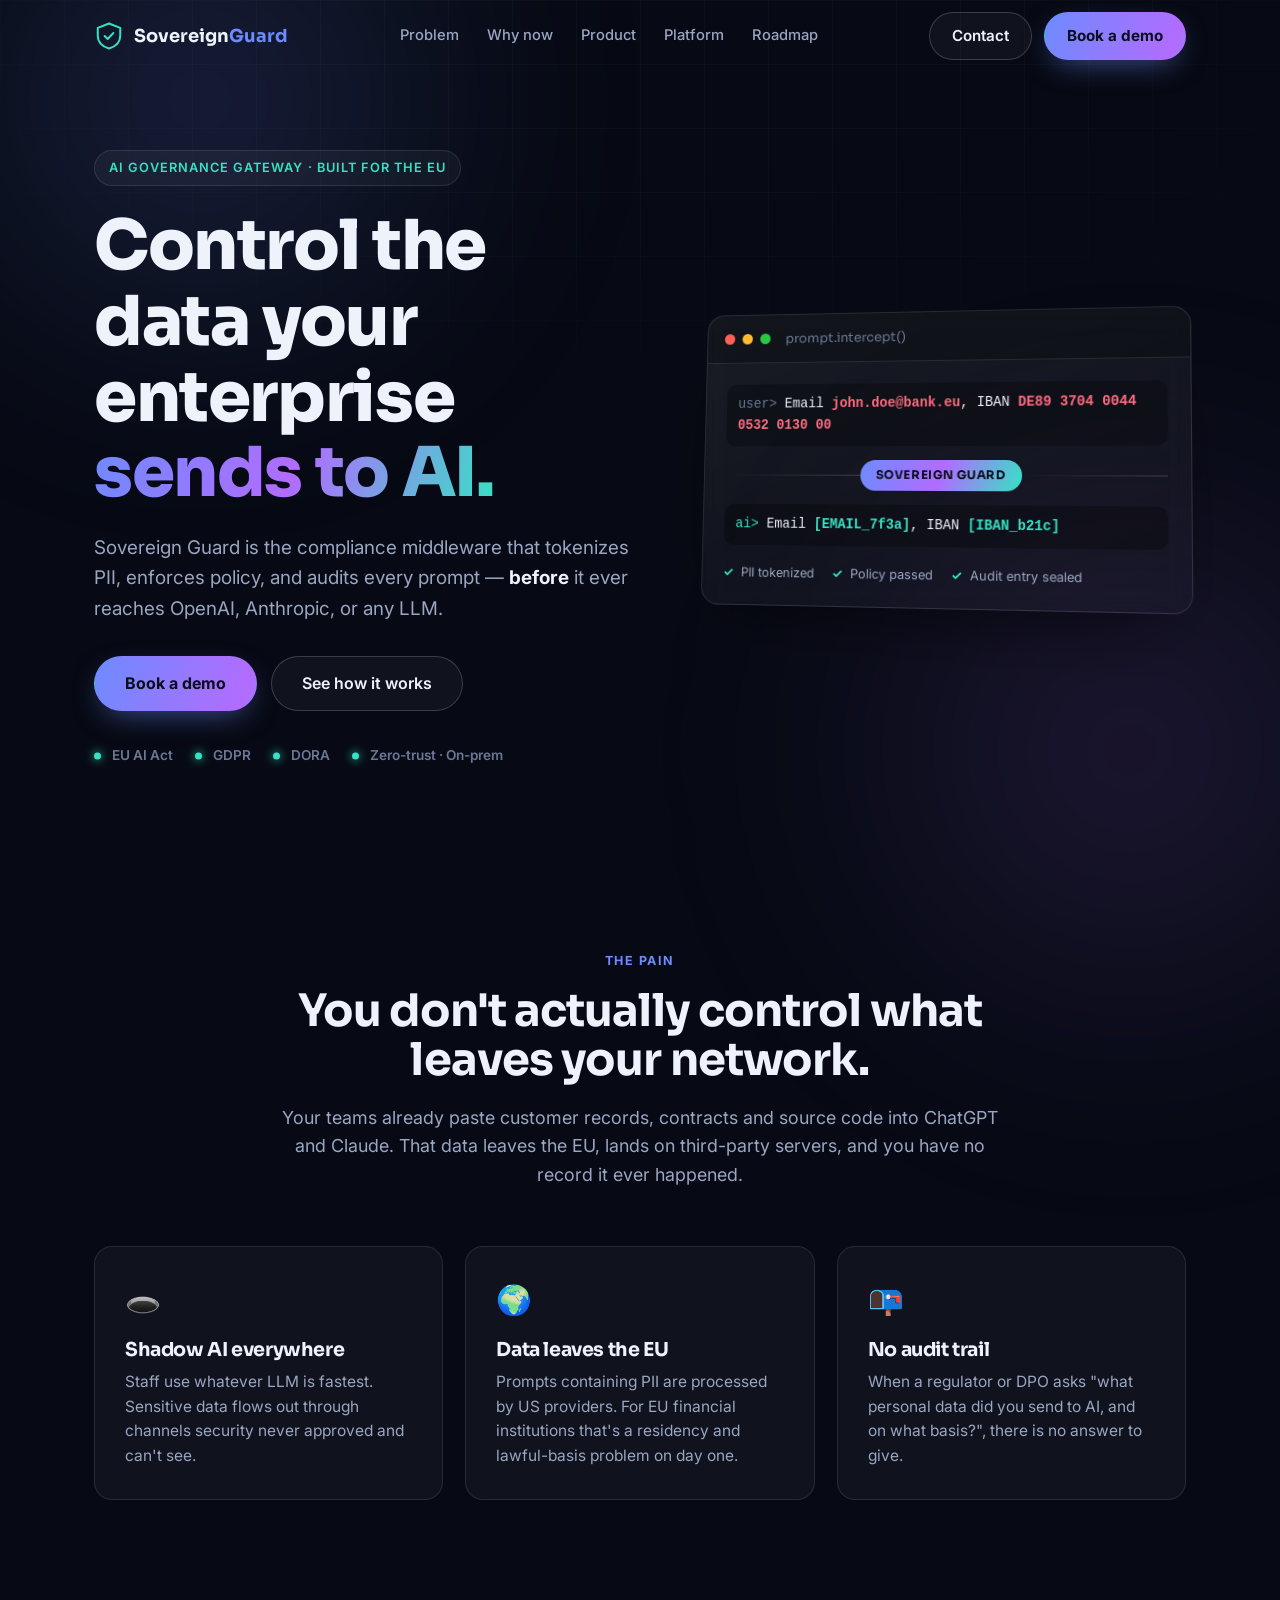
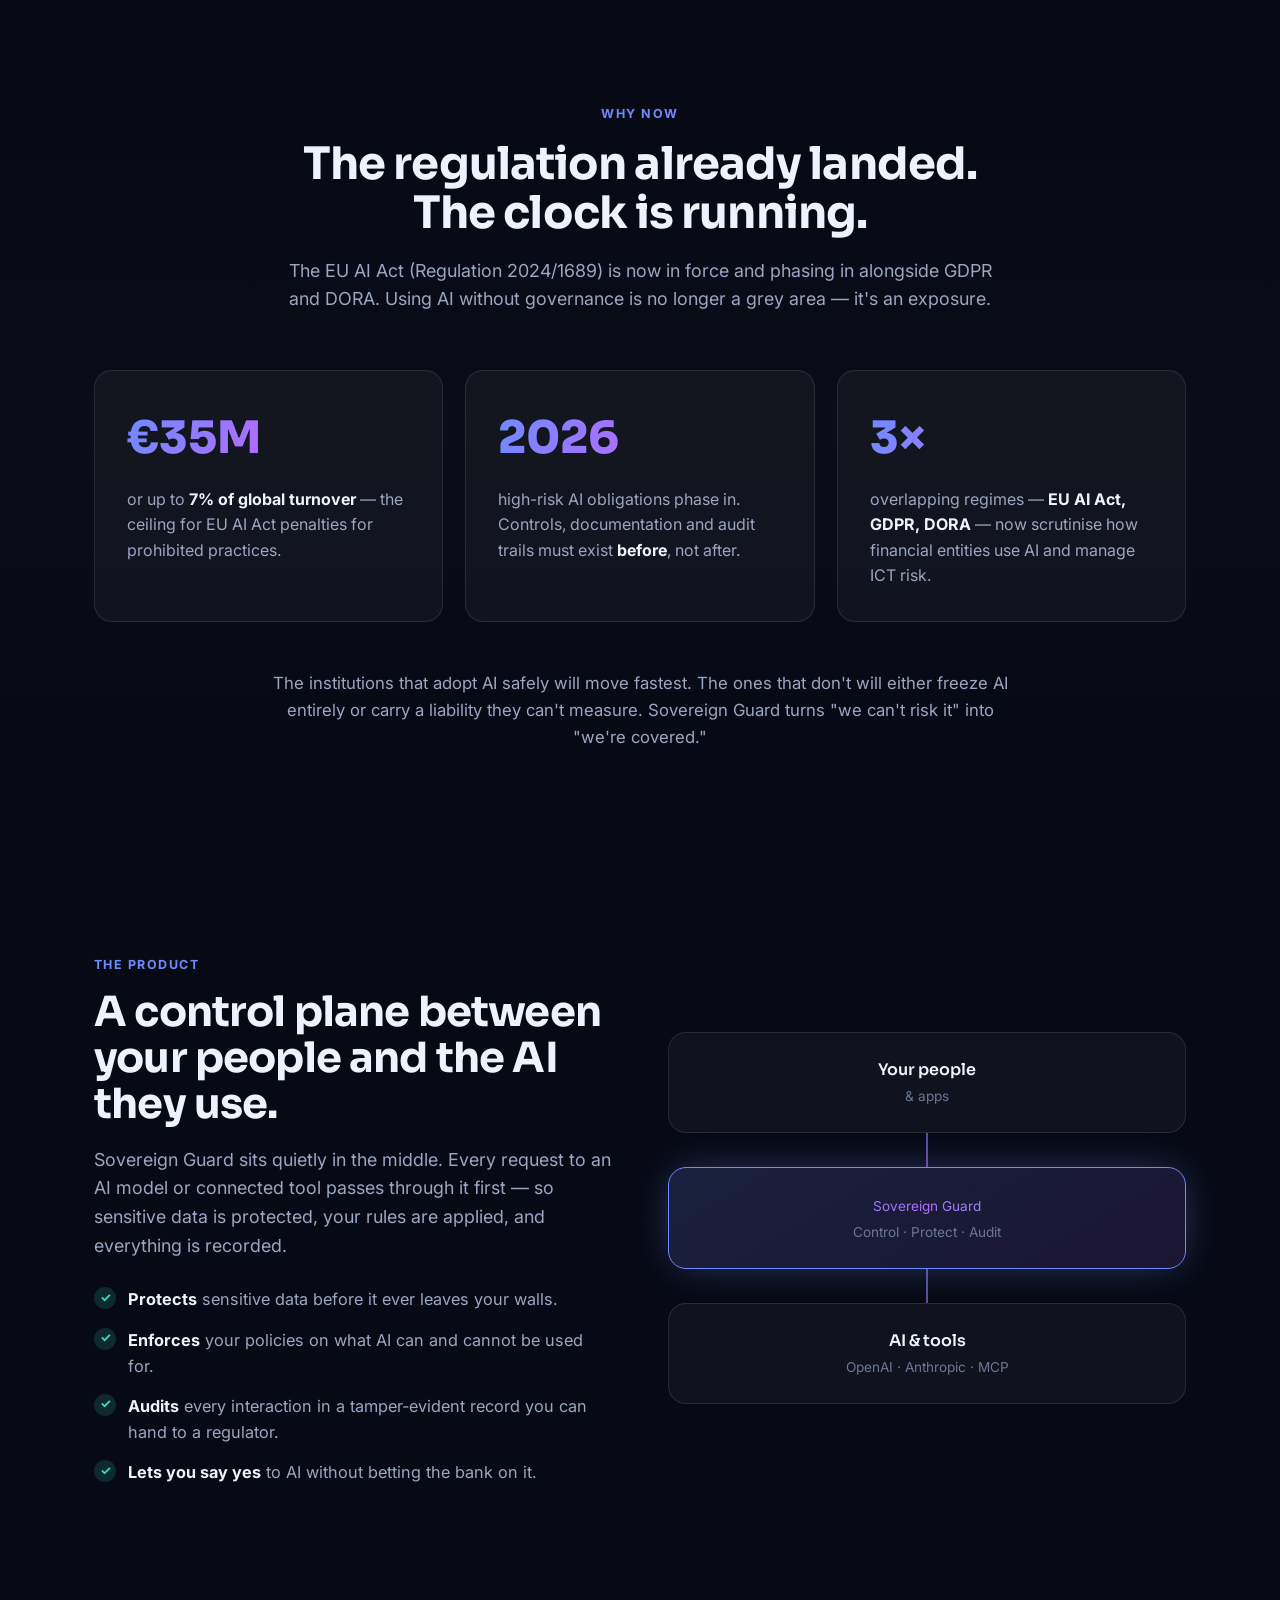
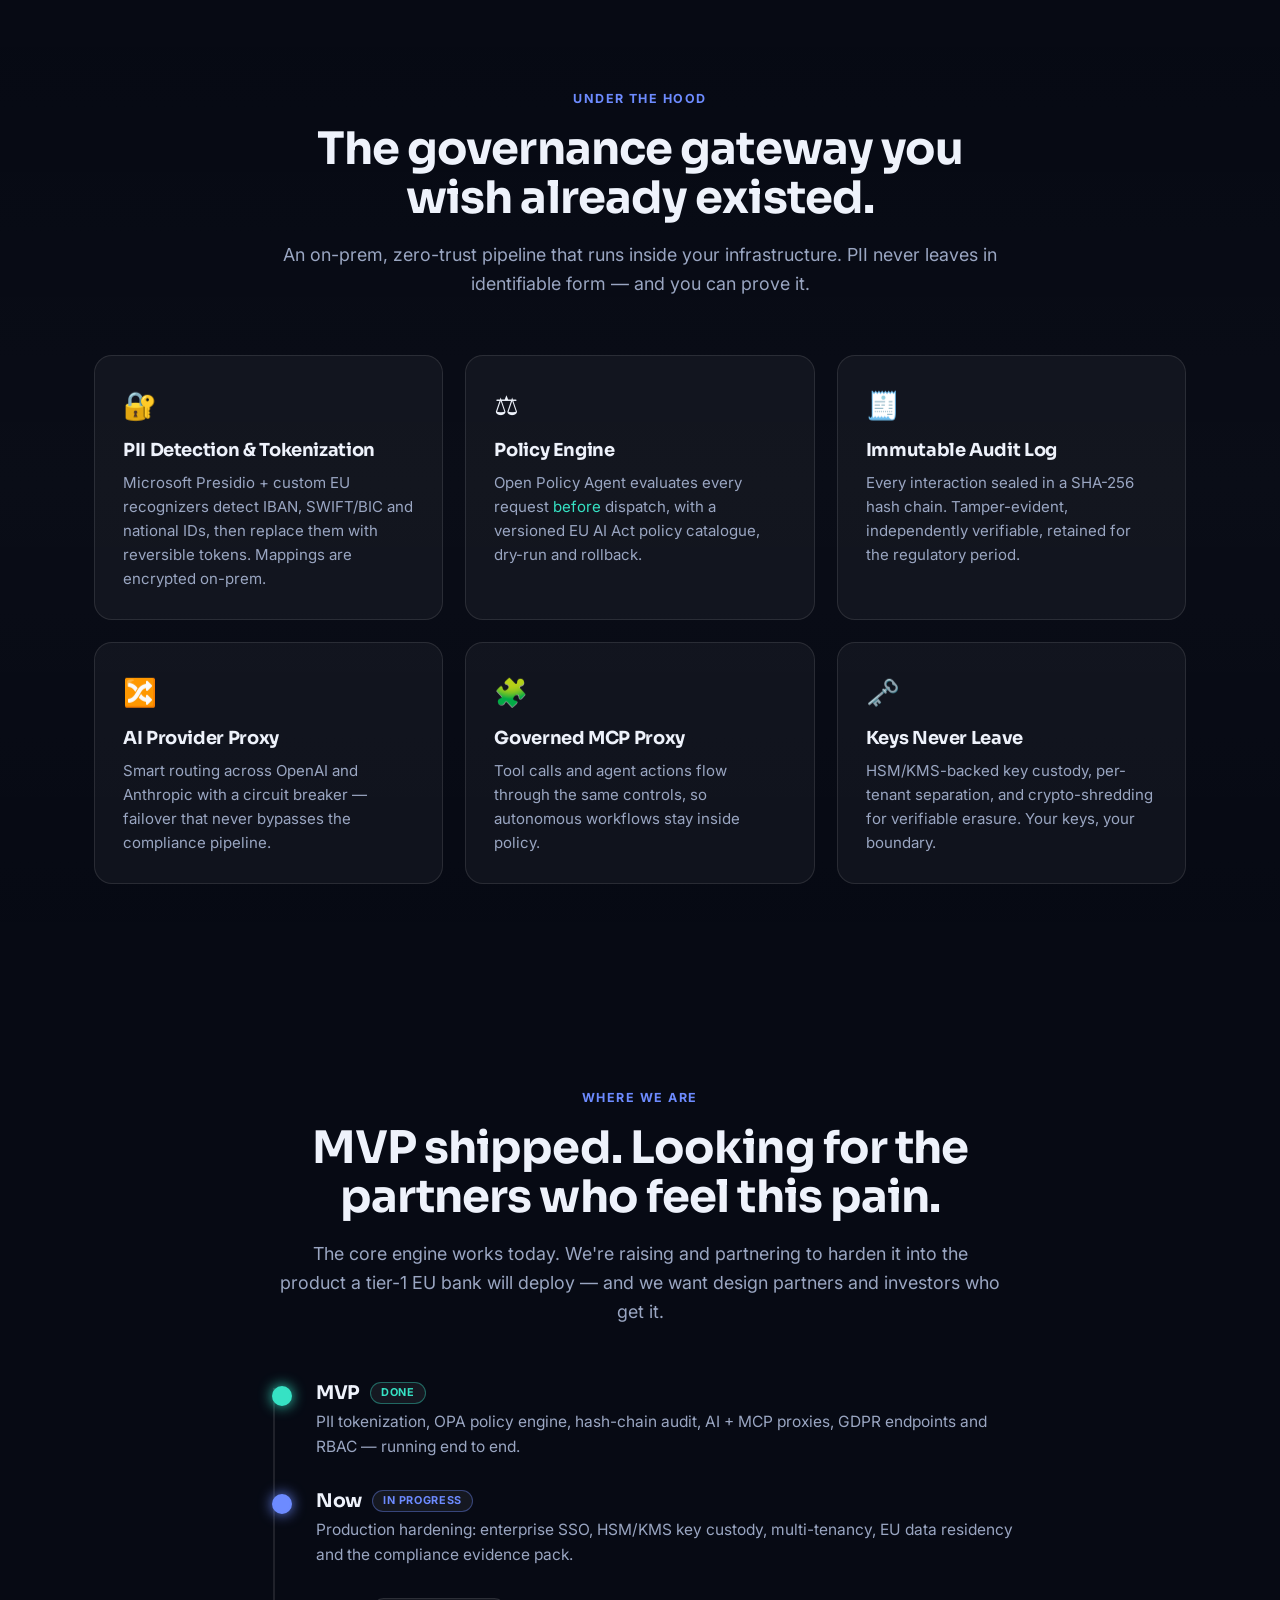
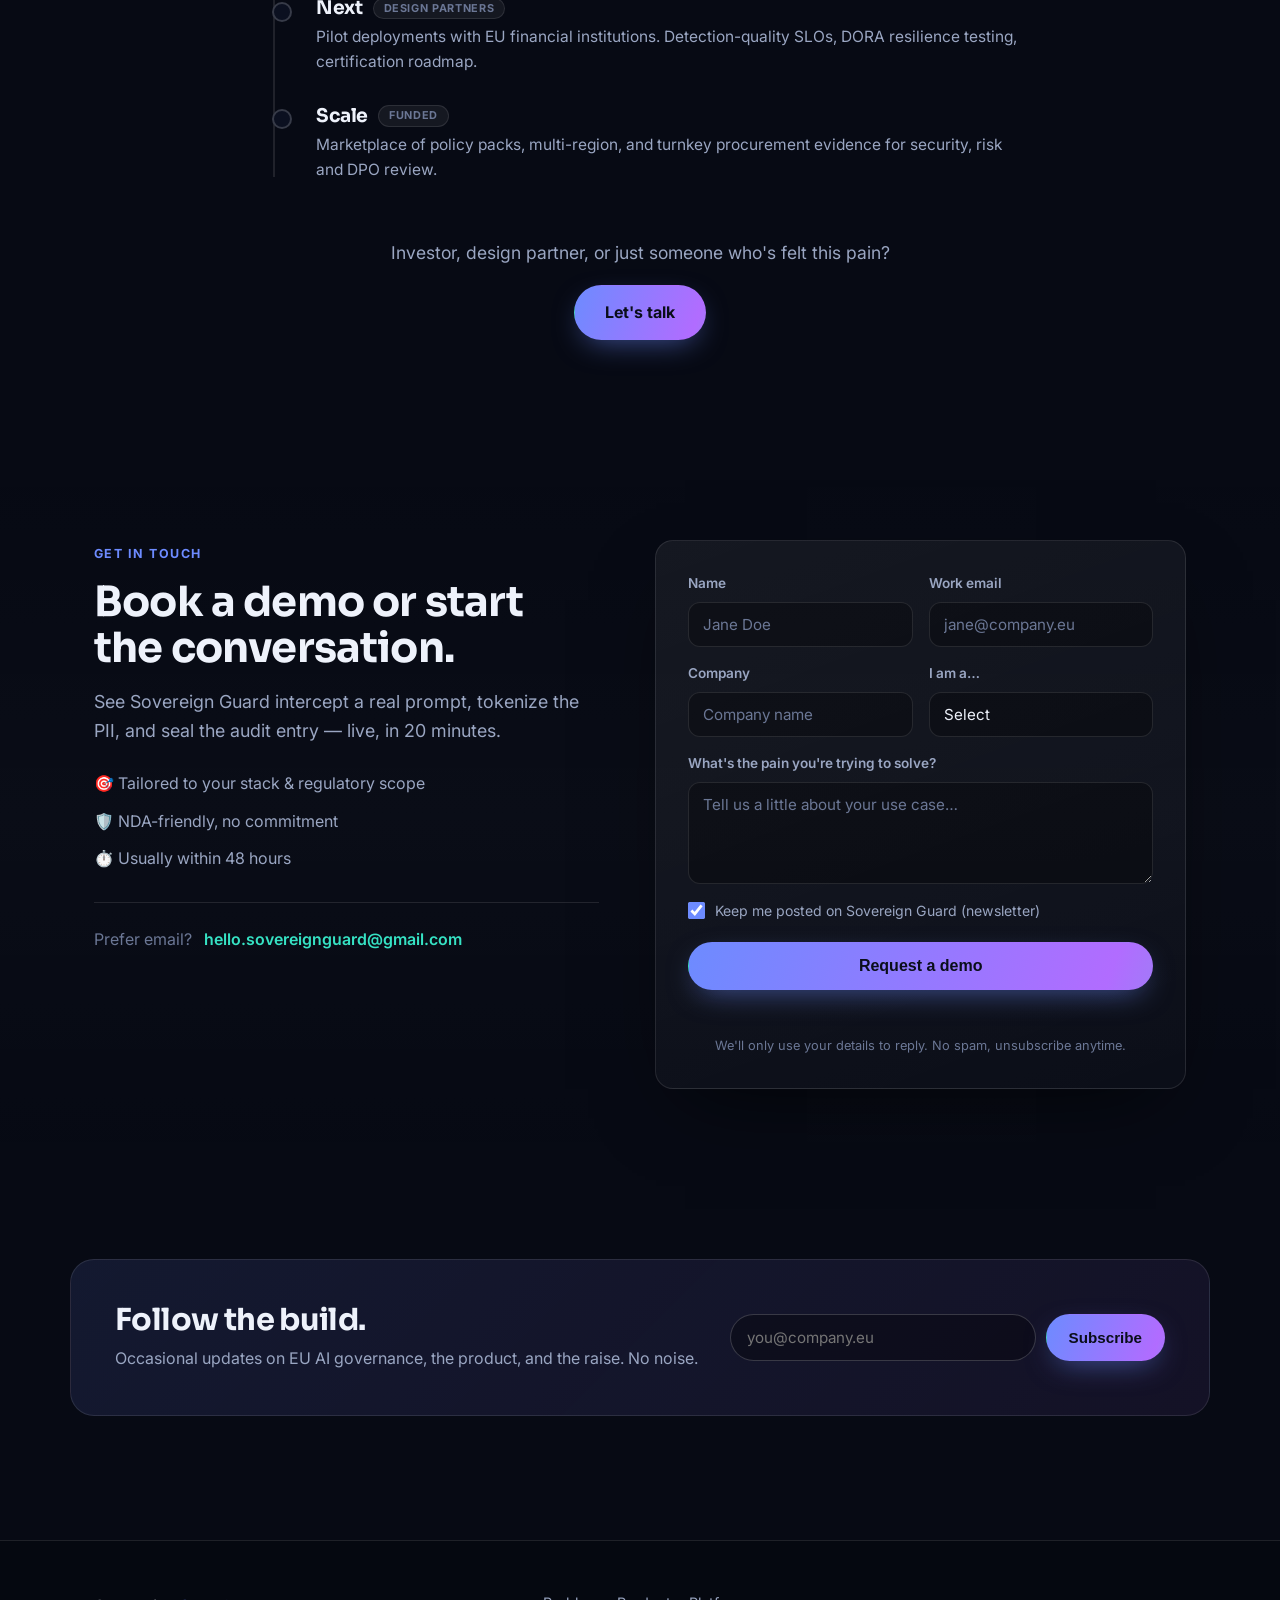
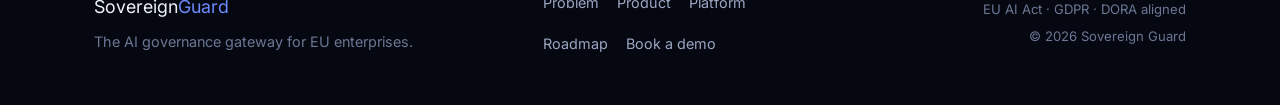
<file: index.html>
<!DOCTYPE html>
<html lang="en">
<head>
  <meta charset="UTF-8" />
  <meta name="viewport" content="width=device-width, initial-scale=1.0" />
  <title>Sovereign Guard — Control the data your enterprise sends to AI</title>
  <meta name="description" content="Sovereign Guard is the compliance middleware that tokenizes PII, enforces policy, and audits every prompt before it reaches OpenAI, Anthropic, or any LLM. Built for EU AI Act, GDPR and DORA." />

  <!-- Open Graph / social -->
  <meta property="og:type" content="website" />
  <meta property="og:title" content="Sovereign Guard — Control the data your enterprise sends to AI" />
  <meta property="og:description" content="The AI governance gateway for EU enterprises. Tokenize PII, enforce policy, audit every prompt — before it ever leaves your network." />
  <meta property="og:locale" content="en_GB" />
  <meta name="theme-color" content="#0a0e1a" />

  <link rel="preconnect" href="https://fonts.googleapis.com" />
  <link rel="preconnect" href="https://fonts.gstatic.com" crossorigin />
  <link href="https://fonts.googleapis.com/css2?family=Inter:wght@400;500;600;700;800&family=Sora:wght@600;700;800&display=swap" rel="stylesheet" />
  <link rel="stylesheet" href="styles.css" />
</head>
<body>
  <!-- Decorative background -->
  <div class="bg-grid" aria-hidden="true"></div>
  <div class="bg-glow bg-glow--1" aria-hidden="true"></div>
  <div class="bg-glow bg-glow--2" aria-hidden="true"></div>

  <!-- Navigation -->
  <header class="nav" id="nav">
    <div class="container nav__inner">
      <a href="#top" class="brand" aria-label="Sovereign Guard home">
        <span class="brand__mark" aria-hidden="true">
          <svg viewBox="0 0 24 24" fill="none" xmlns="http://www.w3.org/2000/svg">
            <path d="M12 2L3 5.5v6.2c0 5 3.7 8.6 9 10.3 5.3-1.7 9-5.3 9-10.3V5.5L12 2z" stroke="currentColor" stroke-width="1.6" stroke-linejoin="round"/>
            <path d="M8.5 12l2.4 2.4 4.6-4.8" stroke="currentColor" stroke-width="1.6" stroke-linecap="round" stroke-linejoin="round"/>
          </svg>
        </span>
        <span class="brand__name">Sovereign<span>Guard</span></span>
      </a>

      <nav class="nav__links" aria-label="Primary">
        <a href="#problem">Problem</a>
        <a href="#why-now">Why now</a>
        <a href="#product">Product</a>
        <a href="#platform">Platform</a>
        <a href="#roadmap">Roadmap</a>
      </nav>

      <div class="nav__actions">
        <a href="#contact" class="btn btn--ghost">Contact</a>
        <a href="#demo" class="btn btn--primary">Book a demo</a>
      </div>

      <button class="nav__toggle" id="navToggle" aria-label="Toggle menu" aria-expanded="false">
        <span></span><span></span><span></span>
      </button>
    </div>
  </header>

  <main id="top">
    <!-- HERO -->
    <section class="hero">
      <div class="container hero__inner">
        <div class="hero__copy reveal">
          <span class="eyebrow">AI Governance Gateway · Built for the EU</span>
          <h1 class="hero__title">
            Control the data your enterprise<br />
            <span class="grad-text">sends to AI.</span>
          </h1>
          <p class="hero__sub">
            Sovereign Guard is the compliance middleware that tokenizes PII, enforces policy,
            and audits every prompt &mdash; <strong>before</strong> it ever reaches OpenAI,
            Anthropic, or any LLM.
          </p>
          <div class="hero__cta">
            <a href="#demo" class="btn btn--primary btn--lg">Book a demo</a>
            <a href="#product" class="btn btn--ghost btn--lg">See how it works</a>
          </div>
          <ul class="hero__trust">
            <li>EU AI Act</li>
            <li>GDPR</li>
            <li>DORA</li>
            <li>Zero-trust · On-prem</li>
          </ul>
        </div>

        <div class="hero__visual reveal" aria-hidden="true">
          <div class="flow-card">
            <div class="flow-card__head">
              <span class="dot dot--red"></span><span class="dot dot--amber"></span><span class="dot dot--green"></span>
              <span class="flow-card__title">prompt.intercept()</span>
            </div>
            <div class="flow-card__body">
              <p class="code-line"><span class="c-muted">user&gt;</span> Email <span class="c-pii">john.doe@bank.eu</span>, IBAN <span class="c-pii">DE89 3704 0044 0532 0130 00</span></p>
              <div class="flow-arrow"><span>Sovereign Guard</span></div>
              <p class="code-line"><span class="c-ok">ai&gt;</span> Email <span class="c-token">[EMAIL_7f3a]</span>, IBAN <span class="c-token">[IBAN_b21c]</span></p>
              <ul class="flow-checks">
                <li><span>✓</span> PII tokenized</li>
                <li><span>✓</span> Policy passed</li>
                <li><span>✓</span> Audit entry sealed</li>
              </ul>
            </div>
          </div>
        </div>
      </div>
    </section>

    <!-- PROBLEM -->
    <section class="section" id="problem">
      <div class="container">
        <div class="section__head reveal">
          <span class="kicker">The pain</span>
          <h2>You don't actually control what leaves your network.</h2>
          <p class="lead">
            Your teams already paste customer records, contracts and source code into ChatGPT and Claude.
            That data leaves the EU, lands on third-party servers, and you have no record it ever happened.
          </p>
        </div>
        <div class="grid grid--3">
          <article class="card reveal">
            <div class="card__icon">🕳️</div>
            <h3>Shadow AI everywhere</h3>
            <p>Staff use whatever LLM is fastest. Sensitive data flows out through channels security never approved and can't see.</p>
          </article>
          <article class="card reveal">
            <div class="card__icon">🌍</div>
            <h3>Data leaves the EU</h3>
            <p>Prompts containing PII are processed by US providers. For EU financial institutions that's a residency and lawful-basis problem on day one.</p>
          </article>
          <article class="card reveal">
            <div class="card__icon">📭</div>
            <h3>No audit trail</h3>
            <p>When a regulator or DPO asks "what personal data did you send to AI, and on what basis?", there is no answer to give.</p>
          </article>
        </div>
      </div>
    </section>

    <!-- WHY NOW -->
    <section class="section section--alt" id="why-now">
      <div class="container">
        <div class="section__head reveal">
          <span class="kicker">Why now</span>
          <h2>The regulation already landed. The clock is running.</h2>
          <p class="lead">
            The EU AI Act (Regulation 2024/1689) is now in force and phasing in alongside GDPR and DORA.
            Using AI without governance is no longer a grey area &mdash; it's an exposure.
          </p>
        </div>
        <div class="grid grid--3">
          <article class="stat-card reveal">
            <div class="stat-card__big">€35M</div>
            <p>or up to <strong>7% of global turnover</strong> &mdash; the ceiling for EU AI Act penalties for prohibited practices.</p>
          </article>
          <article class="stat-card reveal">
            <div class="stat-card__big">2026</div>
            <p>high-risk AI obligations phase in. Controls, documentation and audit trails must exist <strong>before</strong>, not after.</p>
          </article>
          <article class="stat-card reveal">
            <div class="stat-card__big">3×</div>
            <p>overlapping regimes &mdash; <strong>EU AI Act, GDPR, DORA</strong> &mdash; now scrutinise how financial entities use AI and manage ICT risk.</p>
          </article>
        </div>
        <p class="why-now__note reveal">
          The institutions that adopt AI safely will move fastest. The ones that don't will either freeze AI entirely or
          carry a liability they can't measure. Sovereign Guard turns "we can't risk it" into "we're covered."
        </p>
      </div>
    </section>

    <!-- PRODUCT (non-technical) -->
    <section class="section" id="product">
      <div class="container product__inner">
        <div class="product__copy reveal">
          <span class="kicker">The product</span>
          <h2>A control plane between your people and the AI they use.</h2>
          <p class="lead">
            Sovereign Guard sits quietly in the middle. Every request to an AI model or connected tool
            passes through it first &mdash; so sensitive data is protected, your rules are applied, and
            everything is recorded.
          </p>
          <ul class="checklist">
            <li><strong>Protects</strong> sensitive data before it ever leaves your walls.</li>
            <li><strong>Enforces</strong> your policies on what AI can and cannot be used for.</li>
            <li><strong>Audits</strong> every interaction in a tamper-evident record you can hand to a regulator.</li>
            <li><strong>Lets you say yes</strong> to AI without betting the bank on it.</li>
          </ul>
        </div>
        <div class="product__diagram reveal" aria-hidden="true">
          <div class="diagram">
            <div class="diagram__node diagram__node--people">Your people<br/><span>& apps</span></div>
            <div class="diagram__pipe"></div>
            <div class="diagram__node diagram__node--core">
              <span class="diagram__badge">Sovereign Guard</span>
              <small>Control · Protect · Audit</small>
            </div>
            <div class="diagram__pipe"></div>
            <div class="diagram__node diagram__node--ai">AI & tools<br/><span>OpenAI · Anthropic · MCP</span></div>
          </div>
        </div>
      </div>
    </section>

    <!-- PLATFORM (technical) -->
    <section class="section section--alt" id="platform">
      <div class="container">
        <div class="section__head reveal">
          <span class="kicker">Under the hood</span>
          <h2>The governance gateway you wish already existed.</h2>
          <p class="lead">
            An on-prem, zero-trust pipeline that runs inside your infrastructure. PII never leaves in
            identifiable form &mdash; and you can prove it.
          </p>
        </div>
        <div class="grid grid--3 features">
          <article class="feature reveal">
            <div class="feature__icon">🔐</div>
            <h3>PII Detection &amp; Tokenization</h3>
            <p>Microsoft Presidio + custom EU recognizers detect IBAN, SWIFT/BIC and national IDs, then replace them with reversible tokens. Mappings are encrypted on-prem.</p>
          </article>
          <article class="feature reveal">
            <div class="feature__icon">⚖️</div>
            <h3>Policy Engine</h3>
            <p>Open Policy Agent evaluates every request <em>before</em> dispatch, with a versioned EU AI Act policy catalogue, dry-run and rollback.</p>
          </article>
          <article class="feature reveal">
            <div class="feature__icon">🧾</div>
            <h3>Immutable Audit Log</h3>
            <p>Every interaction sealed in a SHA-256 hash chain. Tamper-evident, independently verifiable, retained for the regulatory period.</p>
          </article>
          <article class="feature reveal">
            <div class="feature__icon">🔀</div>
            <h3>AI Provider Proxy</h3>
            <p>Smart routing across OpenAI and Anthropic with a circuit breaker &mdash; failover that never bypasses the compliance pipeline.</p>
          </article>
          <article class="feature reveal">
            <div class="feature__icon">🧩</div>
            <h3>Governed MCP Proxy</h3>
            <p>Tool calls and agent actions flow through the same controls, so autonomous workflows stay inside policy.</p>
          </article>
          <article class="feature reveal">
            <div class="feature__icon">🗝️</div>
            <h3>Keys Never Leave</h3>
            <p>HSM/KMS-backed key custody, per-tenant separation, and crypto-shredding for verifiable erasure. Your keys, your boundary.</p>
          </article>
        </div>
      </div>
    </section>

    <!-- ROADMAP -->
    <section class="section" id="roadmap">
      <div class="container">
        <div class="section__head reveal">
          <span class="kicker">Where we are</span>
          <h2>MVP shipped. Looking for the partners who feel this pain.</h2>
          <p class="lead">
            The core engine works today. We're raising and partnering to harden it into the product a
            tier-1 EU bank will deploy &mdash; and we want design partners and investors who get it.
          </p>
        </div>
        <ol class="timeline reveal">
          <li class="timeline__item is-done">
            <span class="timeline__dot"></span>
            <div>
              <h4>MVP <span class="tag tag--done">Done</span></h4>
              <p>PII tokenization, OPA policy engine, hash-chain audit, AI + MCP proxies, GDPR endpoints and RBAC &mdash; running end to end.</p>
            </div>
          </li>
          <li class="timeline__item is-current">
            <span class="timeline__dot"></span>
            <div>
              <h4>Now <span class="tag tag--now">In progress</span></h4>
              <p>Production hardening: enterprise SSO, HSM/KMS key custody, multi-tenancy, EU data residency and the compliance evidence pack.</p>
            </div>
          </li>
          <li class="timeline__item">
            <span class="timeline__dot"></span>
            <div>
              <h4>Next <span class="tag">Design partners</span></h4>
              <p>Pilot deployments with EU financial institutions. Detection-quality SLOs, DORA resilience testing, certification roadmap.</p>
            </div>
          </li>
          <li class="timeline__item">
            <span class="timeline__dot"></span>
            <div>
              <h4>Scale <span class="tag">Funded</span></h4>
              <p>Marketplace of policy packs, multi-region, and turnkey procurement evidence for security, risk and DPO review.</p>
            </div>
          </li>
        </ol>
        <div class="roadmap__cta reveal">
          <p>Investor, design partner, or just someone who's felt this pain?</p>
          <a href="#demo" class="btn btn--primary btn--lg">Let's talk</a>
        </div>
      </div>
    </section>

    <!-- DEMO + CONTACT -->
    <section class="section section--alt" id="demo">
      <div class="container contact__inner">
        <div class="contact__copy reveal">
          <span class="kicker">Get in touch</span>
          <h2>Book a demo or start the conversation.</h2>
          <p class="lead">
            See Sovereign Guard intercept a real prompt, tokenize the PII, and seal the audit entry &mdash;
            live, in 20 minutes.
          </p>
          <ul class="contact__points">
            <li>🎯 Tailored to your stack &amp; regulatory scope</li>
            <li>🛡️ NDA-friendly, no commitment</li>
            <li>⏱️ Usually within 48 hours</li>
          </ul>
          <div class="contact__direct">
            <span>Prefer email?</span>
            <a href="mailto:hello@sovereignguard.eu">hello.sovereignguard@gmail.com</a>
          </div>
        </div>

        <div class="contact__card reveal">
          <form id="contactForm" class="form" novalidate>
            <div class="form__row">
              <div class="field">
                <label for="name">Name</label>
                <input type="text" id="name" name="name" autocomplete="name" required placeholder="Jane Doe" />
              </div>
              <div class="field">
                <label for="email">Work email</label>
                <input type="email" id="email" name="email" autocomplete="email" required placeholder="jane@company.eu" />
              </div>
            </div>
            <div class="form__row">
              <div class="field">
                <label for="company">Company</label>
                <input type="text" id="company" name="company" autocomplete="organization" placeholder="Company name" />
              </div>
              <div class="field">
                <label for="role">I am a…</label>
                <select id="role" name="role">
                  <option value="">Select</option>
                  <option>Investor</option>
                  <option>DPO / Compliance</option>
                  <option>Security / Risk</option>
                  <option>Founder / Engineering</option>
                  <option>Other</option>
                </select>
              </div>
            </div>
            <div class="field">
              <label for="message">What's the pain you're trying to solve?</label>
              <textarea id="message" name="message" rows="4" placeholder="Tell us a little about your use case…"></textarea>
            </div>
            <label class="checkbox">
              <input type="checkbox" id="newsletter" name="newsletter" checked />
              <span>Keep me posted on Sovereign Guard (newsletter)</span>
            </label>
            <button type="submit" class="btn btn--primary btn--block btn--lg" id="contactSubmit">Request a demo</button>
            <p class="form__status" id="contactStatus" role="status" aria-live="polite"></p>
            <p class="form__fineprint">We'll only use your details to reply. No spam, unsubscribe anytime.</p>
          </form>
        </div>
      </div>
    </section>

    <!-- NEWSLETTER -->
    <section class="newsletter" id="newsletter">
      <div class="container newsletter__inner reveal">
        <div>
          <h2>Follow the build.</h2>
          <p>Occasional updates on EU AI governance, the product, and the raise. No noise.</p>
        </div>
        <form id="newsletterForm" class="newsletter__form" novalidate>
          <input type="email" id="newsletterEmail" name="email" required placeholder="you@company.eu" aria-label="Email address" />
          <button type="submit" class="btn btn--primary">Subscribe</button>
        </form>
      </div>
      <p class="newsletter__status" id="newsletterStatus" role="status" aria-live="polite"></p>
    </section>
  </main>

  <footer class="footer">
    <div class="container footer__inner">
      <div class="footer__brand">
        <span class="brand__name">Sovereign<span>Guard</span></span>
        <p>The AI governance gateway for EU enterprises.</p>
      </div>
      <nav class="footer__links" aria-label="Footer">
        <a href="#problem">Problem</a>
        <a href="#product">Product</a>
        <a href="#platform">Platform</a>
        <a href="#roadmap">Roadmap</a>
        <a href="#demo">Book a demo</a>
      </nav>
      <div class="footer__meta">
        <span>EU AI Act · GDPR · DORA aligned</span>
        <span>&copy; <span id="year"></span> Sovereign Guard</span>
      </div>
    </div>
  </footer>

  <script src="script.js"></script>
</body>
</html>
</file>
<file: styles.css>
/* ============================================================
   Sovereign Guard — Landing page
   Modern dark theme · self-contained · no build step
   ============================================================ */

:root {
  --bg: #070a14;
  --bg-2: #0b1020;
  --surface: rgba(255, 255, 255, 0.04);
  --surface-strong: rgba(255, 255, 255, 0.06);
  --border: rgba(255, 255, 255, 0.10);
  --border-strong: rgba(255, 255, 255, 0.18);
  --text: #eef2fb;
  --text-muted: #9aa6c2;
  --text-dim: #6b7795;
  --accent: #6d8bff;
  --accent-2: #36e2c4;
  --accent-3: #b16cff;
  --danger: #ff6b81;
  --ok: #36e2c4;
  --radius: 18px;
  --radius-sm: 12px;
  --maxw: 1140px;
  --shadow: 0 30px 80px -30px rgba(0, 0, 0, 0.7);
  --grad: linear-gradient(110deg, var(--accent) 0%, var(--accent-3) 50%, var(--accent-2) 100%);
}

* { box-sizing: border-box; margin: 0; padding: 0; }

html { scroll-behavior: smooth; scroll-padding-top: 90px; }

body {
  font-family: 'Inter', system-ui, -apple-system, sans-serif;
  background: var(--bg);
  color: var(--text);
  line-height: 1.6;
  -webkit-font-smoothing: antialiased;
  overflow-x: hidden;
}

h1, h2, h3, h4 { font-family: 'Sora', 'Inter', sans-serif; line-height: 1.1; letter-spacing: -0.02em; }

a { color: inherit; text-decoration: none; }

.container { width: 100%; max-width: var(--maxw); margin: 0 auto; padding: 0 24px; }

/* ---------- Background decoration ---------- */
.bg-grid {
  position: fixed; inset: 0; z-index: -2;
  background-image:
    linear-gradient(rgba(255,255,255,0.03) 1px, transparent 1px),
    linear-gradient(90deg, rgba(255,255,255,0.03) 1px, transparent 1px);
  background-size: 64px 64px;
  mask-image: radial-gradient(ellipse 80% 60% at 50% 0%, #000 30%, transparent 80%);
}
.bg-glow {
  position: fixed; z-index: -1; border-radius: 50%;
  filter: blur(120px); opacity: 0.5; pointer-events: none;
}
.bg-glow--1 { top: -200px; left: -100px; width: 600px; height: 600px; background: radial-gradient(circle, rgba(109,139,255,0.5), transparent 70%); }
.bg-glow--2 { top: 400px; right: -200px; width: 700px; height: 700px; background: radial-gradient(circle, rgba(177,108,255,0.35), transparent 70%); }

/* ---------- Buttons ---------- */
.btn {
  display: inline-flex; align-items: center; justify-content: center; gap: 8px;
  font-weight: 600; font-size: 0.95rem; border-radius: 999px;
  padding: 11px 22px; border: 1px solid transparent; cursor: pointer;
  transition: transform .18s ease, box-shadow .25s ease, background .25s ease, border-color .25s ease;
  white-space: nowrap;
}
.btn--lg { padding: 14px 30px; font-size: 1rem; }
.btn--block { width: 100%; }
.btn--primary {
  background: var(--grad); color: #0a0e1a; font-weight: 700;
  background-size: 180% 180%; box-shadow: 0 10px 30px -10px rgba(109,139,255,0.6);
}
.btn--primary:hover { transform: translateY(-2px); box-shadow: 0 16px 40px -12px rgba(109,139,255,0.8); background-position: 100% 0; }
.btn--ghost { background: var(--surface); border-color: var(--border-strong); color: var(--text); }
.btn--ghost:hover { background: var(--surface-strong); transform: translateY(-2px); border-color: var(--accent); }
.btn:disabled { opacity: .6; cursor: not-allowed; transform: none; }

/* ---------- Nav ---------- */
.nav {
  position: fixed; top: 0; left: 0; right: 0; z-index: 100;
  transition: background .3s ease, border-color .3s ease, backdrop-filter .3s ease;
  border-bottom: 1px solid transparent;
}
.nav.is-scrolled {
  background: rgba(7, 10, 20, 0.72);
  backdrop-filter: blur(16px);
  border-bottom-color: var(--border);
}
.nav__inner { display: flex; align-items: center; justify-content: space-between; height: 72px; }
.brand { display: flex; align-items: center; gap: 10px; font-family: 'Sora'; font-weight: 700; }
.brand__mark { width: 30px; height: 30px; color: var(--accent-2); display: grid; place-items: center; }
.brand__mark svg { width: 100%; height: 100%; }
.brand__name { font-size: 1.12rem; }
.brand__name span { color: var(--accent); }
.nav__links { display: flex; gap: 28px; }
.nav__links a { color: var(--text-muted); font-size: 0.92rem; font-weight: 500; transition: color .2s; }
.nav__links a:hover { color: var(--text); }
.nav__actions { display: flex; gap: 12px; align-items: center; }
.nav__toggle { display: none; flex-direction: column; gap: 5px; background: none; border: 0; cursor: pointer; padding: 8px; }
.nav__toggle span { width: 24px; height: 2px; background: var(--text); border-radius: 2px; transition: .3s; }

/* ---------- Hero ---------- */
.hero { padding: 150px 0 80px; }
.hero__inner { display: grid; grid-template-columns: 1.05fr 0.95fr; gap: 56px; align-items: center; }
.eyebrow {
  display: inline-block; font-size: 0.8rem; font-weight: 600; letter-spacing: 0.08em;
  text-transform: uppercase; color: var(--accent-2);
  padding: 7px 14px; border: 1px solid var(--border); border-radius: 999px;
  background: var(--surface); margin-bottom: 22px;
}
.hero__title { font-size: clamp(2.6rem, 5.5vw, 4.3rem); font-weight: 800; margin-bottom: 22px; }
.grad-text { background: var(--grad); -webkit-background-clip: text; background-clip: text; color: transparent; }
.hero__sub { font-size: 1.18rem; color: var(--text-muted); max-width: 540px; margin-bottom: 32px; }
.hero__sub strong { color: var(--text); }
.hero__cta { display: flex; gap: 14px; flex-wrap: wrap; margin-bottom: 34px; }
.hero__trust { list-style: none; display: flex; gap: 22px; flex-wrap: wrap; }
.hero__trust li { font-size: 0.85rem; color: var(--text-dim); font-weight: 600; position: relative; padding-left: 18px; }
.hero__trust li::before { content: ""; position: absolute; left: 0; top: 50%; transform: translateY(-50%); width: 7px; height: 7px; border-radius: 50%; background: var(--accent-2); box-shadow: 0 0 10px var(--accent-2); }

/* Hero visual */
.hero__visual { perspective: 1000px; }
.flow-card {
  background: linear-gradient(160deg, rgba(255,255,255,0.07), rgba(255,255,255,0.02));
  border: 1px solid var(--border); border-radius: var(--radius);
  box-shadow: var(--shadow); overflow: hidden; backdrop-filter: blur(10px);
  transform: rotateY(-8deg) rotateX(4deg); transition: transform .5s ease;
}
.hero__visual:hover .flow-card { transform: rotateY(0) rotateX(0); }
.flow-card__head { display: flex; align-items: center; gap: 8px; padding: 14px 18px; border-bottom: 1px solid var(--border); background: rgba(0,0,0,0.25); }
.dot { width: 11px; height: 11px; border-radius: 50%; }
.dot--red { background: #ff5f57; } .dot--amber { background: #febc2e; } .dot--green { background: #28c840; }
.flow-card__title { margin-left: 8px; font-family: 'Sora'; font-size: 0.82rem; color: var(--text-dim); }
.flow-card__body { padding: 22px; font-family: 'SFMono-Regular', ui-monospace, monospace; font-size: 0.86rem; }
.code-line { padding: 10px 12px; background: rgba(0,0,0,0.3); border-radius: 10px; margin-bottom: 0; word-break: break-word; }
.c-muted { color: var(--text-dim); } .c-ok { color: var(--accent-2); }
.c-pii { color: var(--danger); font-weight: 600; }
.c-token { color: var(--accent-2); font-weight: 600; }
.flow-arrow { display: flex; align-items: center; justify-content: center; margin: 14px 0; }
.flow-arrow span {
  font-family: 'Sora'; font-size: 0.74rem; font-weight: 700; letter-spacing: 0.05em; text-transform: uppercase;
  padding: 6px 16px; border-radius: 999px; background: var(--grad); color: #0a0e1a; position: relative;
}
.flow-arrow::before, .flow-arrow::after { content: ""; flex: 1; height: 1px; background: linear-gradient(90deg, transparent, var(--border-strong)); }
.flow-checks { list-style: none; display: flex; flex-wrap: wrap; gap: 10px 18px; margin-top: 18px; font-family: 'Inter'; }
.flow-checks li { font-size: 0.8rem; color: var(--text-muted); }
.flow-checks span { color: var(--ok); font-weight: 700; margin-right: 4px; }

/* ---------- Sections ---------- */
.section { padding: 100px 0; position: relative; }
.section--alt { background: linear-gradient(180deg, transparent, rgba(255,255,255,0.015), transparent); }
.section__head { max-width: 720px; margin: 0 auto 56px; text-align: center; }
.kicker {
  display: inline-block; font-size: 0.78rem; font-weight: 700; letter-spacing: 0.12em; text-transform: uppercase;
  color: var(--accent); margin-bottom: 16px;
}
.section__head h2 { font-size: clamp(1.9rem, 3.6vw, 2.8rem); font-weight: 700; margin-bottom: 18px; }
.lead { font-size: 1.12rem; color: var(--text-muted); }

/* ---------- Grids & cards ---------- */
.grid { display: grid; gap: 22px; }
.grid--3 { grid-template-columns: repeat(3, 1fr); }
.card {
  background: var(--surface); border: 1px solid var(--border); border-radius: var(--radius);
  padding: 30px; transition: transform .25s ease, border-color .25s ease, background .25s ease;
}
.card:hover { transform: translateY(-4px); border-color: var(--border-strong); background: var(--surface-strong); }
.card__icon { font-size: 1.8rem; margin-bottom: 16px; }
.card h3 { font-size: 1.2rem; margin-bottom: 10px; }
.card p { color: var(--text-muted); font-size: 0.97rem; }

/* Stat cards */
.stat-card {
  background: var(--surface); border: 1px solid var(--border); border-radius: var(--radius);
  padding: 32px; text-align: left; transition: transform .25s, border-color .25s;
}
.stat-card:hover { transform: translateY(-4px); border-color: var(--accent); }
.stat-card__big { font-family: 'Sora'; font-size: 2.8rem; font-weight: 800; margin-bottom: 12px; background: var(--grad); -webkit-background-clip: text; background-clip: text; color: transparent; }
.stat-card p { color: var(--text-muted); }
.stat-card strong { color: var(--text); }
.why-now__note { max-width: 760px; margin: 48px auto 0; text-align: center; font-size: 1.05rem; color: var(--text-muted); }

/* ---------- Product ---------- */
.product__inner { display: grid; grid-template-columns: 1fr 1fr; gap: 56px; align-items: center; }
.product__copy h2 { font-size: clamp(1.9rem, 3.4vw, 2.6rem); margin-bottom: 18px; }
.checklist { list-style: none; margin-top: 26px; display: grid; gap: 14px; }
.checklist li { position: relative; padding-left: 34px; color: var(--text-muted); font-size: 1.02rem; }
.checklist li strong { color: var(--text); }
.checklist li::before {
  content: "✓"; position: absolute; left: 0; top: 1px; width: 22px; height: 22px; border-radius: 50%;
  background: rgba(54,226,196,0.15); color: var(--accent-2); display: grid; place-items: center; font-size: 0.8rem; font-weight: 700;
}
.diagram { display: flex; flex-direction: column; gap: 0; align-items: center; }
.diagram__node {
  width: 100%; text-align: center; padding: 24px; border-radius: var(--radius);
  border: 1px solid var(--border); background: var(--surface); font-family: 'Sora'; font-weight: 600;
}
.diagram__node span, .diagram__node small { display: block; font-family: 'Inter'; font-weight: 400; color: var(--text-dim); font-size: 0.85rem; margin-top: 4px; }
.diagram__node--core { background: linear-gradient(150deg, rgba(109,139,255,0.18), rgba(177,108,255,0.12)); border-color: var(--accent); box-shadow: 0 0 40px -10px rgba(109,139,255,0.5); }
.diagram__badge { font-family: 'Sora'; font-weight: 800; font-size: 1.2rem; background: var(--grad); -webkit-background-clip: text; background-clip: text; color: transparent !important; }
.diagram__pipe { width: 2px; height: 34px; background: linear-gradient(180deg, var(--accent), var(--accent-3)); opacity: .6; }

/* ---------- Features ---------- */
.features .feature {
  background: var(--surface); border: 1px solid var(--border); border-radius: var(--radius);
  padding: 28px; transition: transform .25s, border-color .25s, background .25s; position: relative; overflow: hidden;
}
.features .feature::after {
  content: ""; position: absolute; inset: 0; border-radius: var(--radius); padding: 1px;
  background: var(--grad); -webkit-mask: linear-gradient(#000 0 0) content-box, linear-gradient(#000 0 0);
  -webkit-mask-composite: xor; mask-composite: exclude; opacity: 0; transition: opacity .3s;
}
.feature:hover { transform: translateY(-5px); background: var(--surface-strong); }
.feature:hover::after { opacity: 1; }
.feature__icon { font-size: 1.7rem; margin-bottom: 14px; }
.feature h3 { font-size: 1.12rem; margin-bottom: 10px; }
.feature p { color: var(--text-muted); font-size: 0.94rem; }
.feature em { color: var(--accent-2); font-style: normal; }

/* ---------- Timeline ---------- */
.timeline { list-style: none; max-width: 760px; margin: 0 auto; position: relative; padding-left: 8px; }
.timeline::before { content: ""; position: absolute; left: 13px; top: 6px; bottom: 6px; width: 2px; background: var(--border); }
.timeline__item { position: relative; padding: 0 0 30px 48px; }
.timeline__item:last-child { padding-bottom: 0; }
.timeline__dot { position: absolute; left: 4px; top: 4px; width: 20px; height: 20px; border-radius: 50%; background: var(--bg-2); border: 2px solid var(--border-strong); }
.timeline__item.is-done .timeline__dot { background: var(--accent-2); border-color: var(--accent-2); box-shadow: 0 0 14px var(--accent-2); }
.timeline__item.is-current .timeline__dot { background: var(--accent); border-color: var(--accent); box-shadow: 0 0 14px var(--accent); }
.timeline__item h4 { font-size: 1.18rem; margin-bottom: 6px; display: flex; align-items: center; gap: 10px; }
.timeline__item p { color: var(--text-muted); font-size: 0.97rem; }
.tag { font-family: 'Inter'; font-size: 0.68rem; font-weight: 700; text-transform: uppercase; letter-spacing: 0.06em; padding: 4px 10px; border-radius: 999px; background: var(--surface-strong); border: 1px solid var(--border); color: var(--text-dim); }
.tag--done { color: var(--accent-2); border-color: rgba(54,226,196,0.4); }
.tag--now { color: var(--accent); border-color: rgba(109,139,255,0.4); }
.roadmap__cta { text-align: center; margin-top: 56px; }
.roadmap__cta p { font-size: 1.1rem; margin-bottom: 18px; color: var(--text-muted); }

/* ---------- Contact ---------- */
.contact__inner { display: grid; grid-template-columns: 1fr 1.05fr; gap: 56px; align-items: start; }
.contact__copy h2 { font-size: clamp(1.9rem, 3.4vw, 2.6rem); margin-bottom: 16px; }
.contact__points { list-style: none; margin: 26px 0; display: grid; gap: 12px; color: var(--text-muted); }
.contact__direct { margin-top: 30px; padding-top: 24px; border-top: 1px solid var(--border); }
.contact__direct span { color: var(--text-dim); margin-right: 8px; }
.contact__direct a { color: var(--accent-2); font-weight: 600; }
.contact__card {
  background: linear-gradient(160deg, rgba(255,255,255,0.06), rgba(255,255,255,0.02));
  border: 1px solid var(--border); border-radius: var(--radius); padding: 32px; box-shadow: var(--shadow);
}

/* ---------- Forms ---------- */
.form__row { display: grid; grid-template-columns: 1fr 1fr; gap: 16px; }
.field { margin-bottom: 16px; display: flex; flex-direction: column; }
.field label { font-size: 0.85rem; font-weight: 600; color: var(--text-muted); margin-bottom: 7px; }
.field input, .field select, .field textarea {
  width: 100%; padding: 12px 14px; border-radius: var(--radius-sm);
  background: rgba(0,0,0,0.28); border: 1px solid var(--border); color: var(--text);
  font-family: inherit; font-size: 0.95rem; transition: border-color .2s, box-shadow .2s;
}
.field input::placeholder, .field textarea::placeholder { color: var(--text-dim); }
.field input:focus, .field select:focus, .field textarea:focus { outline: none; border-color: var(--accent); box-shadow: 0 0 0 3px rgba(109,139,255,0.18); }
.field input.invalid, .field textarea.invalid { border-color: var(--danger); }
.field textarea { resize: vertical; }
.field select { appearance: none; cursor: pointer; }
.checkbox { display: flex; align-items: center; gap: 10px; font-size: 0.88rem; color: var(--text-muted); margin-bottom: 20px; cursor: pointer; }
.checkbox input { width: 17px; height: 17px; accent-color: var(--accent); }
.form__status { margin-top: 14px; font-size: 0.92rem; min-height: 1.2em; }
.form__status.is-ok { color: var(--accent-2); }
.form__status.is-err { color: var(--danger); }
.form__fineprint { margin-top: 14px; font-size: 0.8rem; color: var(--text-dim); text-align: center; }

/* ---------- Newsletter ---------- */
.newsletter { padding: 70px 0 90px; }
.newsletter__inner {
  display: flex; align-items: center; justify-content: space-between; gap: 32px; flex-wrap: wrap;
  background: linear-gradient(135deg, rgba(109,139,255,0.12), rgba(177,108,255,0.08));
  border: 1px solid var(--border); border-radius: 24px; padding: 44px;
}
.newsletter__inner h2 { font-size: 1.9rem; margin-bottom: 8px; }
.newsletter__inner p { color: var(--text-muted); }
.newsletter__form { display: flex; gap: 10px; flex: 1; min-width: 280px; max-width: 460px; }
.newsletter__form input {
  flex: 1; padding: 13px 16px; border-radius: 999px; background: rgba(0,0,0,0.3);
  border: 1px solid var(--border-strong); color: var(--text); font-family: inherit; font-size: 0.95rem;
}
.newsletter__form input:focus { outline: none; border-color: var(--accent); box-shadow: 0 0 0 3px rgba(109,139,255,0.18); }
.newsletter__status { text-align: center; margin-top: 16px; font-size: 0.92rem; min-height: 1.2em; }
.newsletter__status.is-ok { color: var(--accent-2); }
.newsletter__status.is-err { color: var(--danger); }

/* ---------- Footer ---------- */
.footer { border-top: 1px solid var(--border); padding: 50px 0; background: rgba(0,0,0,0.2); }
.footer__inner { display: grid; grid-template-columns: 1.5fr 1fr 1.2fr; gap: 32px; align-items: center; }
.footer__brand p { color: var(--text-dim); font-size: 0.9rem; margin-top: 8px; }
.footer__links { display: flex; flex-wrap: wrap; gap: 18px; }
.footer__links a { color: var(--text-muted); font-size: 0.9rem; transition: color .2s; }
.footer__links a:hover { color: var(--text); }
.footer__meta { text-align: right; display: grid; gap: 6px; }
.footer__meta span { color: var(--text-dim); font-size: 0.82rem; }

/* ---------- Reveal animation ---------- */
.reveal { opacity: 0; transform: translateY(28px); transition: opacity .7s ease, transform .7s ease; }
.reveal.is-visible { opacity: 1; transform: none; }

/* ---------- Responsive ---------- */
@media (max-width: 920px) {
  .hero__inner, .product__inner, .contact__inner { grid-template-columns: 1fr; }
  .hero { padding-top: 120px; }
  .hero__visual { display: none; }
  .grid--3 { grid-template-columns: 1fr 1fr; }
  .nav__links, .nav__actions { display: none; }
  .nav__toggle { display: flex; }
  .nav.is-open .nav__links {
    display: flex; flex-direction: column; position: absolute; top: 72px; left: 0; right: 0;
    background: rgba(7,10,20,0.97); backdrop-filter: blur(16px); padding: 20px 24px; gap: 18px; border-bottom: 1px solid var(--border);
  }
  .nav.is-open .nav__actions { display: flex; position: absolute; top: 230px; left: 0; right: 0; padding: 0 24px 20px; background: rgba(7,10,20,0.97); }
  .footer__inner { grid-template-columns: 1fr; text-align: center; }
  .footer__links, .footer__meta { justify-content: center; text-align: center; }
}
@media (max-width: 600px) {
  .grid--3, .form__row { grid-template-columns: 1fr; }
  .section { padding: 70px 0; }
  .newsletter__inner { padding: 28px; }
  .newsletter__form { flex-direction: column; max-width: none; }
  .newsletter__form .btn { width: 100%; }
}

@media (prefers-reduced-motion: reduce) {
  * { scroll-behavior: auto !important; }
  .reveal { opacity: 1 !important; transform: none !important; transition: none; }
  .flow-card { transform: none; }
}
</file>
